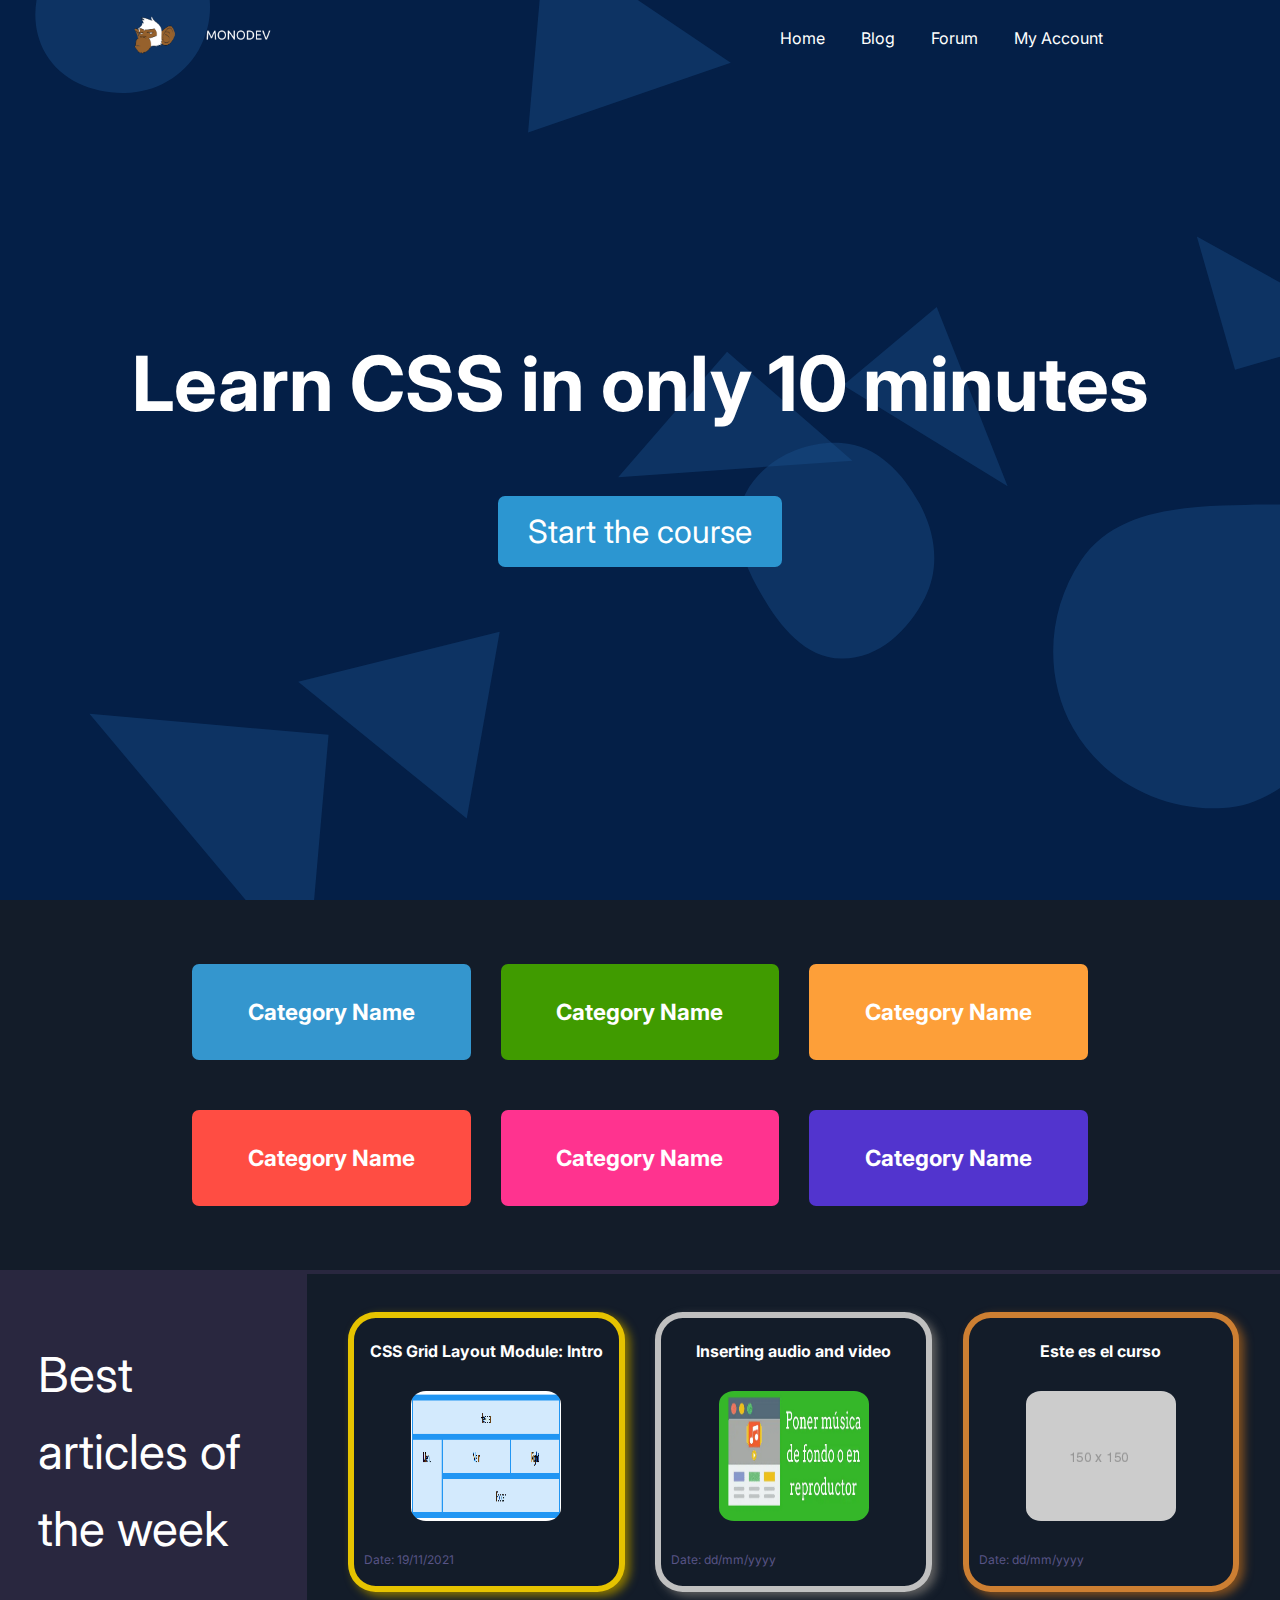
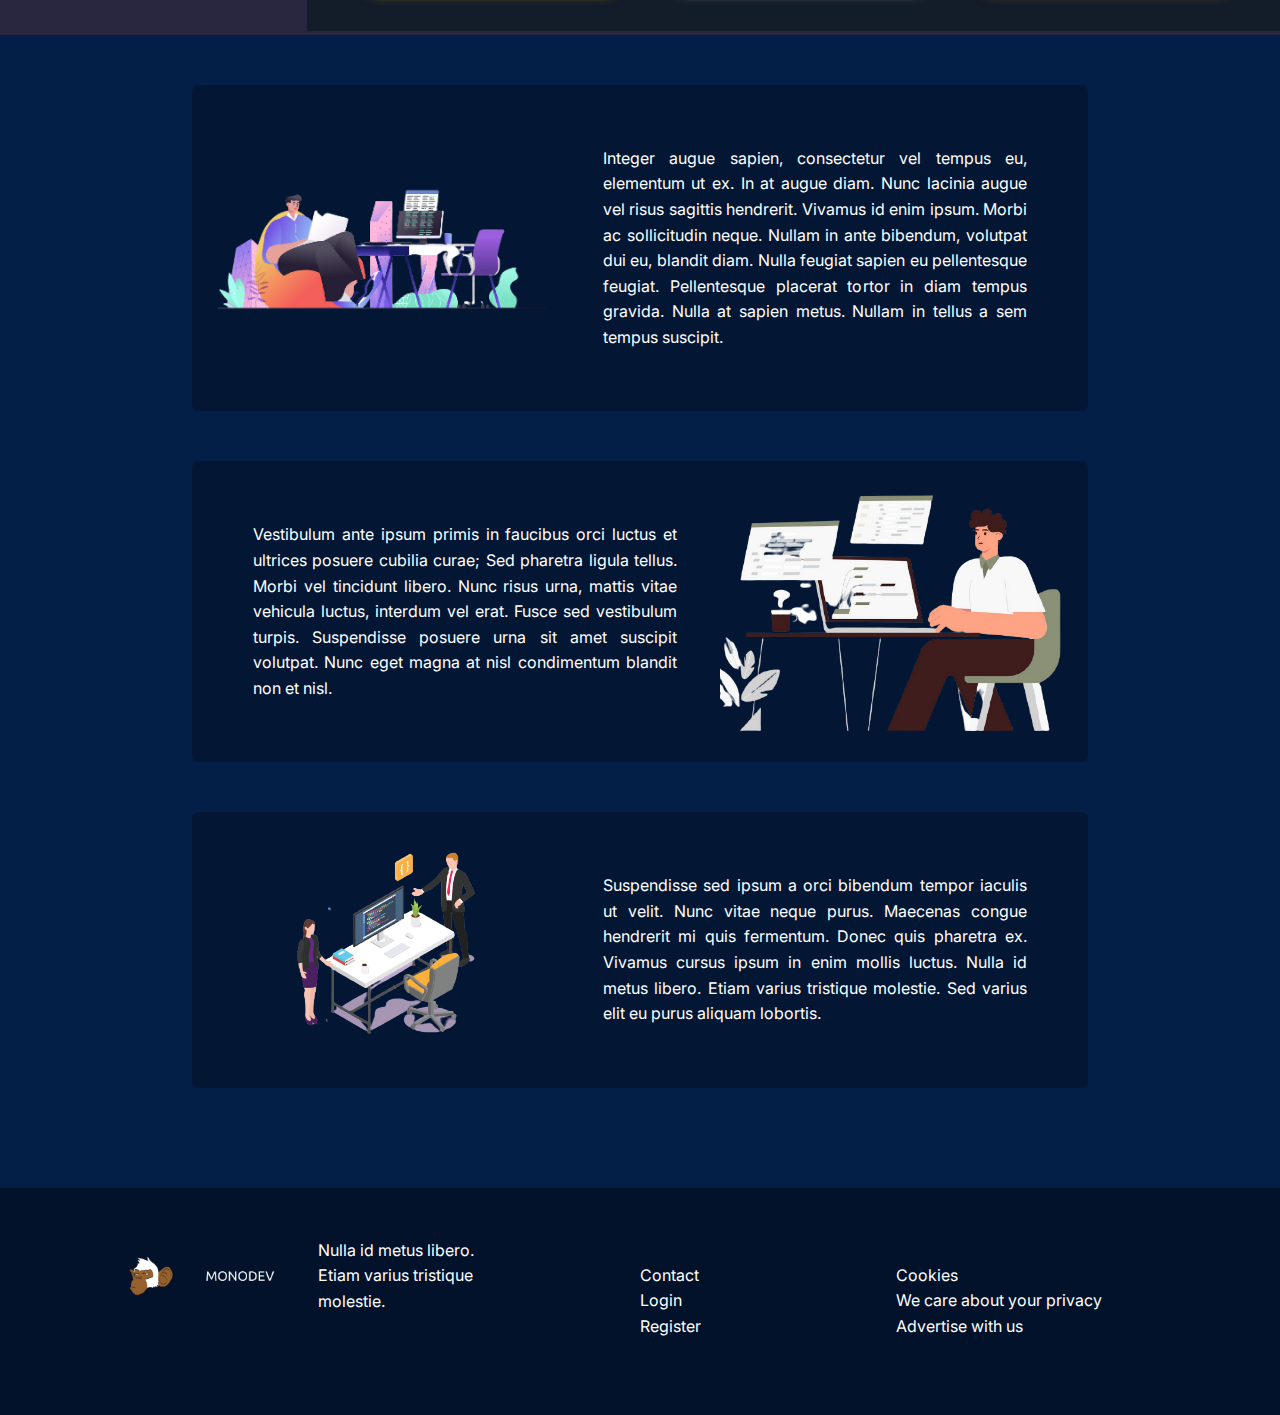
<file: index.html>
<!-- Rafael, George y Jaime -->

<!DOCTYPE html>
<html lang="en">

    <head>
        <meta charset="UTF-8">
        <meta http-equiv="X-UA-Compatible" content="IE=edge">
        <meta name="viewport" content="width=device-width, initial-scale=1.0">
        <link rel="stylesheet" href="https://cdnjs.cloudflare.com/ajax/libs/font-awesome/6.0.0-beta2/css/all.min.css"
            integrity="sha512-YWzhKL2whUzgiheMoBFwW8CKV4qpHQAEuvilg9FAn5VJUDwKZZxkJNuGM4XkWuk94WCrrwslk8yWNGmY1EduTA=="
            crossorigin="anonymous" referrerpolicy="no-referrer" />
        <link rel="stylesheet" href="static/style.css">
        <title>MonoDev</title>
    </head>

    <body>
        <!-- <script>0</script> -->
        <div class="container height-screen background-animation">
            <header>
                <div class="logo">
                    <div>
                        <a href="index.html"><img src="static/img/logo.png" height="50px"></a>
                    </div>
                    <!-- <div class="name">
                        <span>
                            MonoDev
                        </span>
                    </div> -->
                </div>
                <nav>
                    <a href="index.html"><i class="fa-solid fa-house"></i> Home</a>
                    <a href="#"><i class="fa-solid fa-rss"></i> Blog</a>
                    <a href="#"><i class="fa-solid fa-comments"></i> Forum</a>
                    <a href="form.html"><i class="fa-solid fa-circle-user"></i> My Account</a>
                    <a href="#"><i class="fa-solid fa-magnifying-glass"></i></a>
                    <div id="burger-icon">
                        <!-- onclick="toggle(this)" -->
                        <div class="bar1"></div>
                        <div class="bar2"></div>
                        <div class="bar3"></div>
                        <ul class="mobile-menu" style="display: none;">
                            <li><a href="index.html"><i class="fa-solid fa-house"></i> Home</a></li>
                            <li><a href="#"><i class="fa-solid fa-rss"></i> Blog</a></li>
                            <li><a href="#"><i class="fa-solid fa-comments"></i> Forum</a></li>
                            <li><a href="form.html"><i class="fa-solid fa-circle-user"></i> My account</a></li>
                        </ul>
                    </div>
                </nav>
            </header>
            <div class="title">
                <h1>Learn CSS in only 10 minutes</h1>
                <a href="article.html">Start the course</a>
            </div>
        </div>

        <div class="categories">
            <div class="cat-container">
                <a href="#">
                    <div id="category1" class="category">
                        <span>Category Name</span>
                    </div>
                </a>
                <a href="#">
                    <div id="category2" class="category">
                        <span>Category Name</span>
                    </div>
                </a>
                <a href="#">
                    <div id="category3" class="category">
                        <span>Category Name</span>
                    </div>
                </a>
                <a href="#">
                    <div id="category4" class="category">
                        <span>Category Name</span>
                    </div>
                </a>
                <a href="#">
                    <div id="category5" class="category">
                        <span>Category Name</span>
                    </div>
                </a>
                <a href="#">
                    <div id="category6" class="category">
                        <span>Category Name</span>
                    </div>
                </a>
            </div>
        </div>

        <div class="best">
            <div class="best-text">
                <span>Best articles of the week</span>
            </div>

            <div class="best-list-container">
                <a href="article.html" id="best-item1" class="best-item">
                    <div class="general-container">
                        <p class="BI">CSS Grid Layout Module: Intro</p>
                        <img class="BI" src="static/img/grid.png">
                    </div>
                    <p class="fecha">Date: 19/11/2021</p>
                </a>

                <a href="audio.html" id="best-item2" class="best-item">
                    <div class="general-container">
                        <p class="BI">Inserting audio and video</p>
                        <img class="BI" src="static/img/portada.PNG">
                    </div>
                    <p class="fecha">Date: dd/mm/yyyy</p>
                </a>

                <a href="#" id="best-item3" class="best-item">
                    <div class="general-container">
                        <p class="BI">Este es el curso</p>
                        <img class="BI" src="static/img/150x150.png">
                    </div>
                    <p class="fecha">Date: dd/mm/yyyy</p>
                </a>
            </div>
        </div>
        <div class="why-us">
            <div class="why-us-container">
                <div class="why-us-image">
                    <img src="static/img/person-computer.png" alt="Person reading">
                </div>
                <div class="why-us-text">
                    <span>Integer augue sapien, consectetur vel tempus eu, elementum ut ex. In at augue diam. Nunc
                        lacinia augue vel risus sagittis hendrerit. Vivamus id enim ipsum. Morbi ac sollicitudin neque.
                        Nullam in ante bibendum, volutpat dui eu, blandit diam. Nulla feugiat sapien eu pellentesque
                        feugiat. Pellentesque placerat tortor in diam tempus gravida. Nulla at sapien metus. Nullam in
                        tellus a sem tempus suscipit. </span>
                </div>
            </div>
            <div class="why-us-container">
                <div class="why-us-text">
                    <span>Vestibulum ante ipsum primis in faucibus orci luctus et ultrices posuere cubilia curae; Sed
                        pharetra ligula tellus. Morbi vel tincidunt libero. Nunc risus urna, mattis vitae vehicula
                        luctus, interdum vel erat. Fusce sed vestibulum turpis. Suspendisse posuere urna sit amet
                        suscipit volutpat. Nunc eget magna at nisl condimentum blandit non et nisl. </span>
                </div>
                <div class="why-us-image">
                    <img src="static/img/person-computer-2.png" alt="Person programming">
                </div>
            </div>
            <div class="why-us-container">
                <div class="why-us-image">
                    <img src="static/img/2-persons-talking.png" alt="Two persons talking">
                </div>
                <div class="why-us-text">
                    <span>Suspendisse sed ipsum a orci bibendum tempor iaculis ut velit. Nunc vitae neque purus.
                        Maecenas congue hendrerit mi quis fermentum. Donec quis pharetra ex. Vivamus cursus ipsum in
                        enim mollis luctus. Nulla id metus libero. Etiam varius tristique molestie. Sed varius elit eu
                        purus aliquam lobortis. </span>
                </div>
            </div>
        </div>

        <footer>
            <div class="left">
                <div class="logocontainer">
                    <img src="static/img/logo.png" alt="Logo" class="logo">
                    <span>Nulla id metus libero. Etiam varius tristique molestie.</span>
                </div>
                <i class="fab fa-twitter"></i>
                <i class="fab fa-instagram"></i>
                <i class="fab fa-youtube"></i>
            </div>
            <div class="middle">
                <ul>
                    <a href="#">
                        <li>Contact</li>
                    </a>
                    <a href="#">
                        <li>Login</li>
                    </a>
                    <a href="#">
                        <li>Register</li>
                    </a>
                </ul>
            </div>
            <div class="right">
                <ul>
                    <a href="#">
                        <li>Cookies</li>
                    </a>
                    <a href="#">
                        <li>We care about your privacy</li>
                    </a>
                    <a href="#">
                        <li>Advertise with us</li>
                    </a>
                </ul>
            </div>
        </footer>

        <script>
            document.getElementById("burger-icon").onclick = function () {
                var icon = document.getElementById("burger-icon");
                var ul = icon.getElementsByClassName("mobile-menu")[0];
                if (icon.classList.contains("open")) {
                    /* if (ul.classList.contains("fade")) {
                        ul.classList.toggle("fade");
                    } */
                    icon.classList.toggle("open");
                    /* ul.classList.toggle("fade"); */
                    ul.style.display = "none";
                } else {
                    /* if (ul.classList.contains("fade")) {
                        ul.classList.toggle("fade");
                    } */
                    ul.style.display = "block";
                    icon.classList.toggle("open");

                }

            }
        </script>
    </body>

</html>
</file>
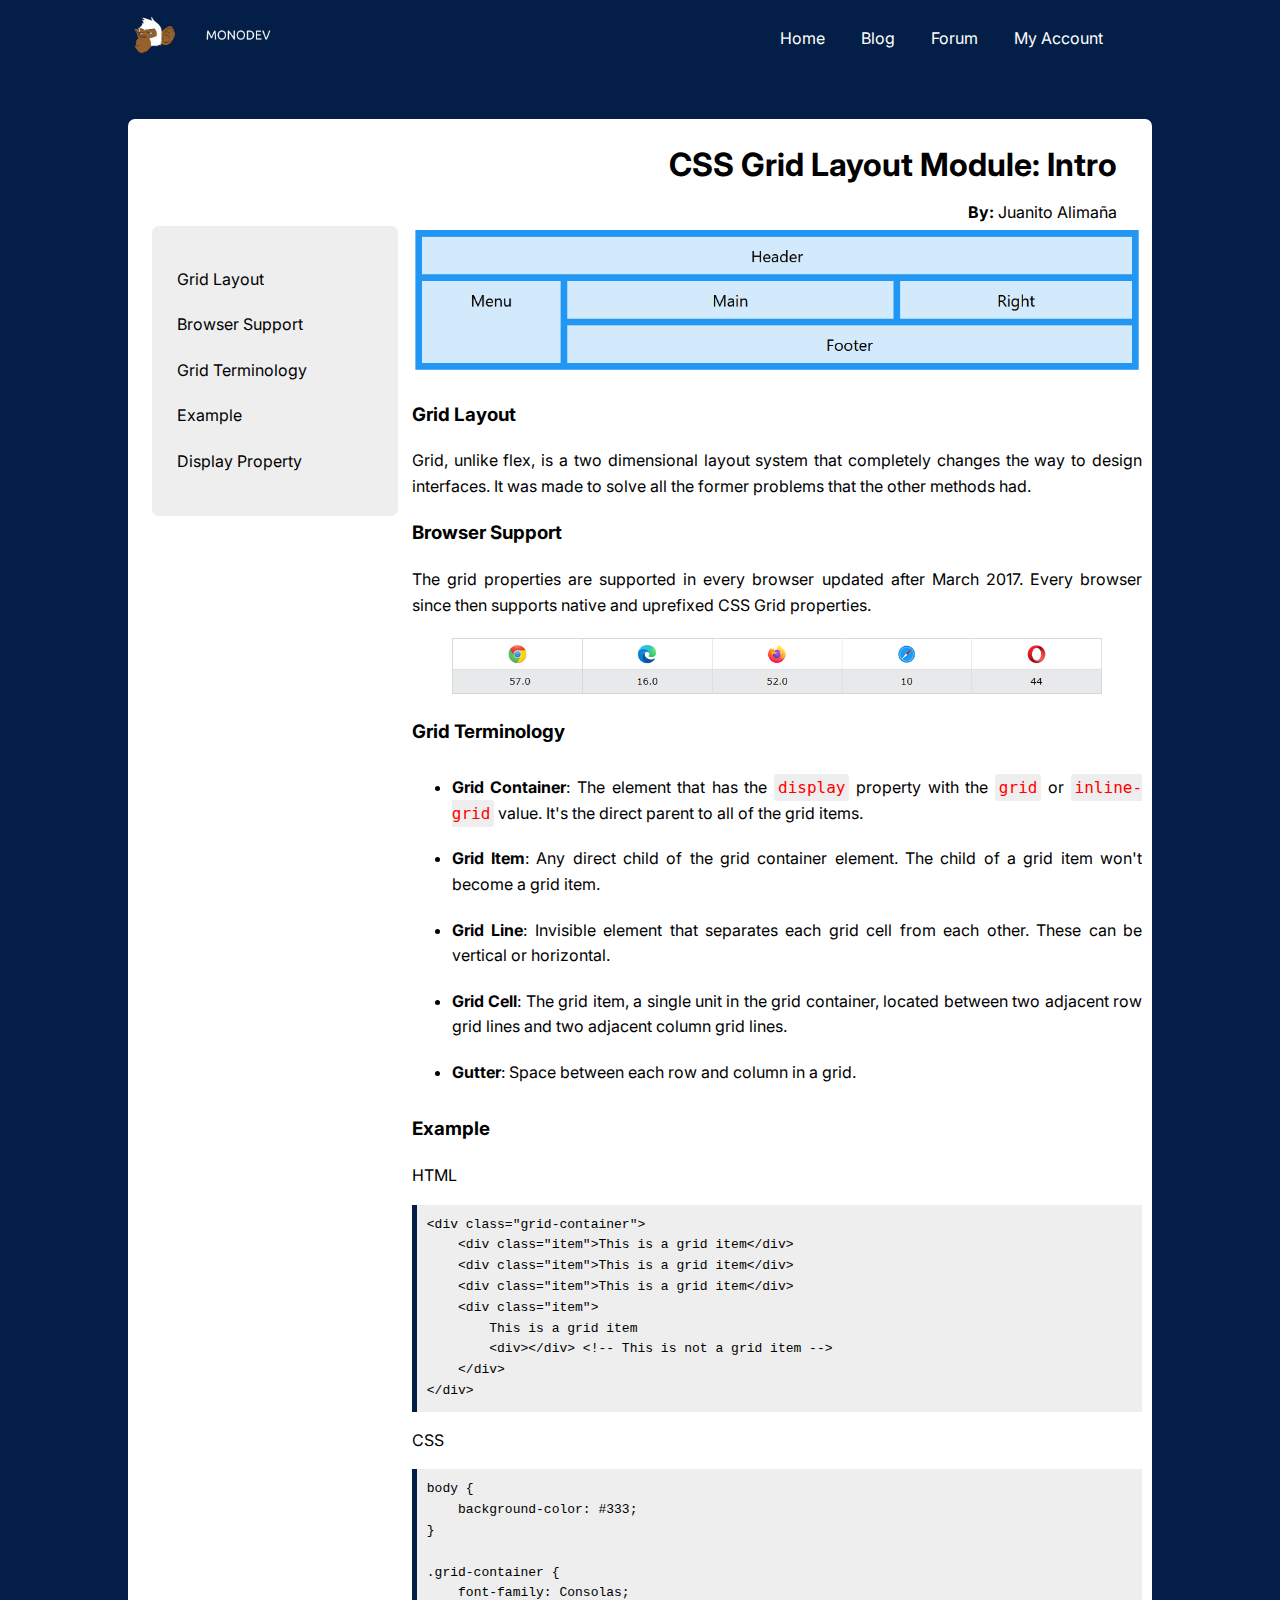
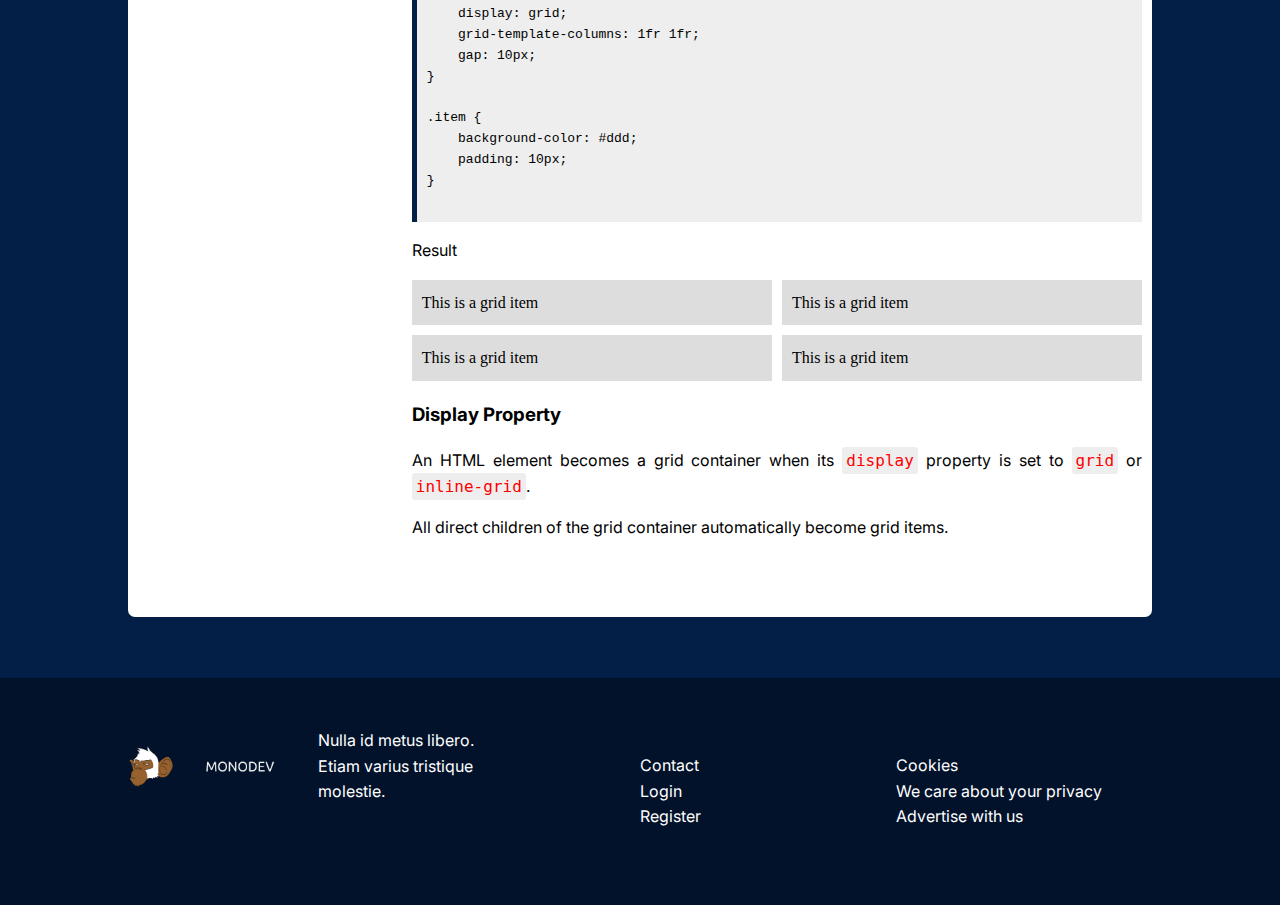
<file: article.html>
<!-- Rafael, George y Jaime -->

<!DOCTYPE html>
<html lang="en">

<head>
    <meta charset="UTF-8">
    <meta http-equiv="X-UA-Compatible" content="IE=edge">
    <meta name="viewport" content="width=device-width, initial-scale=1.0">
    <link rel="stylesheet" href="https://cdnjs.cloudflare.com/ajax/libs/font-awesome/6.0.0-beta2/css/all.min.css"
        integrity="sha512-YWzhKL2whUzgiheMoBFwW8CKV4qpHQAEuvilg9FAn5VJUDwKZZxkJNuGM4XkWuk94WCrrwslk8yWNGmY1EduTA=="
        crossorigin="anonymous" referrerpolicy="no-referrer" />
    <link rel="stylesheet" href="static/style.css">
    <title>Article</title>
</head>

<body>
    <div class="container">
        <header>
            <div class="logo">
                <div>
                    <a href="index.html"><img src="static/img/logo.png" height="50px"></a>
                </div>
                <!-- <div class="name">
                        <span>
                            MonoDev
                        </span>
                    </div> -->
            </div>
            <nav>
                <a href="index.html"><i class="fa-solid fa-house"></i> Home</a>
                <a href="#"><i class="fa-solid fa-rss"></i> Blog</a>
                <a href="#"><i class="fa-solid fa-comments"></i> Forum</a>
                <a href="form.html"><i class="fa-solid fa-circle-user"></i> My Account</a>
                <a href="#"><i class="fa-solid fa-magnifying-glass"></i></a>
                <div id="burger-icon">
                    <!-- onclick="toggle(this)" -->
                    <div class="bar1"></div>
                    <div class="bar2"></div>
                    <div class="bar3"></div>
                    <ul class="mobile-menu">
                        <li><a href="index.html"><i class="fa-solid fa-house"></i> Home</a></li>
                        <li><a href="#"><i class="fa-solid fa-rss"></i> Blog</a></li>
                        <li><a href="#"><i class="fa-solid fa-comments"></i> Forum</a></li>
                        <li><a href="#"><i class="fa-solid fa-circle-user"></i> My account</a></li>
                    </ul>
                </div>
            </nav>
        </header>
        <div class="article-container-outer">
            <h1>CSS Grid Layout Module: Intro</h1>
            <p class="name"><b>By: </b>Juanito Alimaña</p>
            <div class="article-container">
                <div class="article-nav">
                    <div class="article-nav-inner">
                        <ul>
                            <a href="#layout"><li>Grid Layout</li></a>
                            <a href="#support"><li>Browser Support</li></a>
                            <a href="#terminology"><li>Grid Terminology</li></a>
                            <a href="#example"><li>Example</li></a>
                            <a href="#display"><li>Display Property</li></a>
                        </ul>
                    </div>
                </div>
                <div class="article-content-container">
                    <img src="static/img/grid.png" class="article-media-main" alt="Grid Image">
                    <!-- <a data-fslightbox href="static/img/grid.png" type="image">
                        <img src="static/img/grid.png" class="article-media-main">
                    </a> -->
                    <div class="article-content">
                        <h3 id="layout">Grid Layout</h3>
                        <p>
                            Grid, unlike flex, is a two dimensional layout system that completely changes the way to
                            design
                            interfaces. It was made to solve all the former problems that the other methods had.
                        </p>
                        <h3 id="support">Browser Support</h3>
                        <p>The grid properties are supported in every browser updated after March 2017. Every browser
                            since then supports native and uprefixed CSS Grid properties.</p>
                        <div class="article-media">
                            <img src="static/img/grid-support.png" alt="Browsers that support grid natively">
                        </div>
                        <h3 id="terminology">Grid Terminology</h3>
                        <ul class="list">
                            <li><b>Grid Container</b>: The element that has the <span class="inline-code">display</span>
                                property
                                with the <span class="inline-code">grid</span> or <span
                                    class="inline-code">inline-grid</span> value. It's the direct parent to all of the
                                grid
                                items.</li>
                            <li><b>Grid Item</b>: Any direct child of the grid container element. The child of a grid
                                item
                                won't
                                become a grid item.</li>
                            <li><b>Grid Line</b>: Invisible element that separates each grid cell from each other. These
                                can
                                be vertical or horizontal.</li>
                            <li><b>Grid Cell</b>: The grid item, a single unit in the grid container, located between
                                two
                                adjacent row grid lines and two adjacent column grid lines.</li>
                            <li><b>Gutter</b>: Space between each row and column in a grid.</li>
                        </ul>
                        <h3 id="example">Example</h3>
                        <p>HTML</p>
                        <pre class="code">
&lt;div class=&quot;grid-container&quot;&gt;
    &lt;div class=&quot;item&quot;&gt;This is a grid item&lt;/div&gt;
    &lt;div class=&quot;item&quot;&gt;This is a grid item&lt;/div&gt;
    &lt;div class=&quot;item&quot;&gt;This is a grid item&lt;/div&gt;
    &lt;div class=&quot;item&quot;&gt;
        This is a grid item
        &lt;div&gt;&lt;/div&gt; &lt;!-- This is not a grid item --&gt;
    &lt;/div&gt;
&lt;/div&gt;
</pre>
                        <p>CSS</p>
                        <pre class="code">
body {
    background-color: #333;
}

.grid-container {
    font-family: Consolas;
    display: grid;
    grid-template-columns: 1fr 1fr;
    gap: 10px;
}

.item {
    background-color: #ddd;
    padding: 10px;
}
                        </pre>
                        <p>Result</p>
                        <div class="grid-container">
                            <div class="item">This is a grid item</div>
                            <div class="item">This is a grid item</div>
                            <div class="item">This is a grid item</div>
                            <div class="item">
                                This is a grid item
                                <div></div> <!-- This is not a grid item -->
                            </div>
                        </div>
                        <!-- Continue  here -->
                        <h3 id="display">Display Property</h3>
                        <p>An HTML element becomes a grid container when its <span class="inline-code">display</span>
                            property is set to <span class="inline-code">grid</span> or <span
                                class="inline-code">inline-grid</span>.</p>
                        <p>All direct children of the grid container automatically become grid items.</p>
                    </div>

                </div>
            </div>
        </div>
    </div>
    <footer>
            <div class="left">
                <div class="logocontainer">
                    <img src="static/img/logo.png" alt="Logo" class="logo">
                    <span>Nulla id metus libero. Etiam varius tristique molestie.</span>
                </div>
                <i class="fab fa-twitter"></i>
                <i class="fab fa-instagram"></i>
                <i class="fab fa-youtube"></i>
            </div>
            <div class="middle">
                <ul>
                    <a href="#"><li>Contact</li></a>
                    <a href="#"><li>Login</li></a>
                    <a href="#"><li>Register</li></a>
                </ul>
            </div>
            <div class="right">
                <ul>
                    <a href="#"><li>Cookies</li></a>
                    <a href="#"><li>We care about your privacy</li></a>
                    <a href="#"><li>Advertise with us</li></a>
                </ul>
            </div>
        </footer>
    <script>
        document.getElementById("burger-icon").onclick = function () {
            var icon = document.getElementById("burger-icon");
            var ul = icon.getElementsByClassName("mobile-menu")[0];
            if (icon.classList.contains("open")) {
                /* if (ul.classList.contains("fade")) {
                    ul.classList.toggle("fade");
                } */
                icon.classList.toggle("open");
                /* ul.classList.toggle("fade"); */
                ul.style.display = "none";
            } else {
                /* if (ul.classList.contains("fade")) {
                    ul.classList.toggle("fade");
                } */
                ul.style.display = "block";
                icon.classList.toggle("open");

            }

        }
        
    </script>
</body>

</html>
</file>
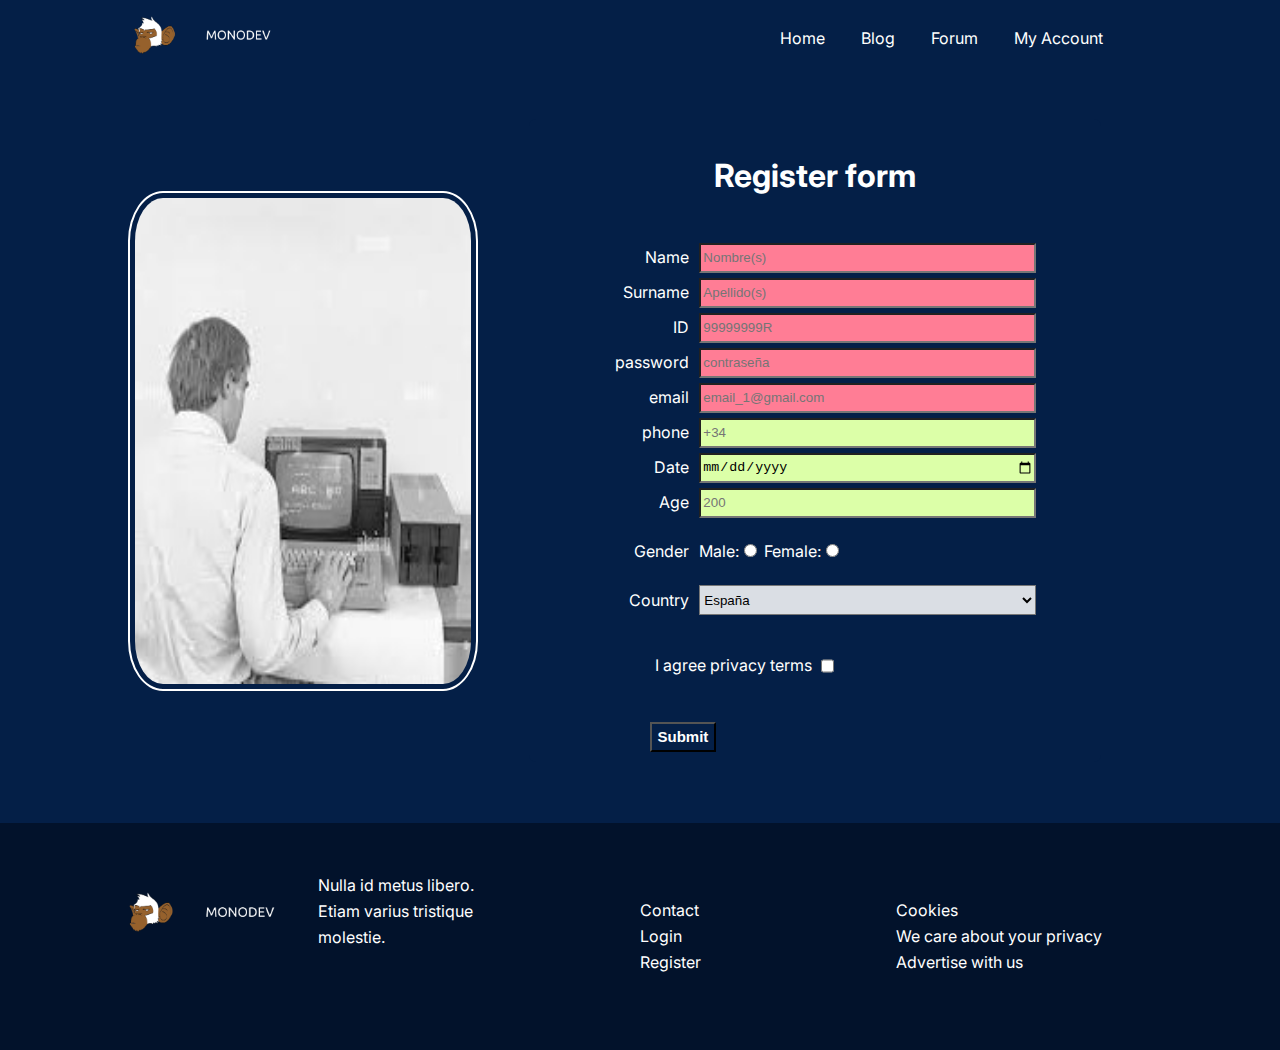
<file: form.html>
<!-- Rafael, George y Jaime -->

<!DOCTYPE html>
<html lang="en">

<head>
    <meta charset="UTF-8">
    <meta http-equiv="X-UA-Compatible" content="IE=edge">
    <meta name="viewport" content="width=device-width, initial-scale=1.0">
    <link rel="stylesheet" href="https://cdnjs.cloudflare.com/ajax/libs/font-awesome/6.0.0-beta2/css/all.min.css"
        integrity="sha512-YWzhKL2whUzgiheMoBFwW8CKV4qpHQAEuvilg9FAn5VJUDwKZZxkJNuGM4XkWuk94WCrrwslk8yWNGmY1EduTA=="
        crossorigin="anonymous" referrerpolicy="no-referrer" />
    <link rel="stylesheet" href="static/style.css">
    <title>Formulario</title>
</head>

<body>
    <div class="container audio">
        <header>
            <div class="logo">
                <div>
                    <a href="index.html"><img src="static/img/logo.png" height="50px"></a>
                </div>
                <!-- <div class="name">
                    <span>
                        MonoDev
                    </span>
                </div> -->
            </div>
            <nav>
                <a href="index.html"><i class="fa-solid fa-house"></i> Home</a>
                <a href="#"><i class="fa-solid fa-rss"></i> Blog</a>
                <a href="#"><i class="fa-solid fa-comments"></i> Forum</a>
                <a href="form.html"><i class="fa-solid fa-circle-user"></i> My Account</a>
                <a href="#"><i class="fa-solid fa-magnifying-glass"></i></a>
                <div id="burger-icon">
                    <!-- onclick="toggle(this)" -->
                    <div class="bar1"></div>
                    <div class="bar2"></div>
                    <div class="bar3"></div>
                    <ul class="mobile-menu" style="display: none;">
                        <li><a href="index.html"><i class="fa-solid fa-house"></i> Home</a></li>
                        <li><a href="#"><i class="fa-solid fa-rss"></i> Blog</a></li>
                        <li><a href="#"><i class="fa-solid fa-comments"></i> Forum</a></li>
                        <li><a href="form.html"><i class="fa-solid fa-circle-user"></i> My account</a></li>
                    </ul>
                </div>
            </nav>
        </header>
        <div class="formDiv">
            <img class="imgForm" src="./static/img/imagenForm.jpg" height="500px" width="350px">
            <div class="FormFlex">
                <h1>Register form</h1>
                <form action="">
                    <div class="formcontainer"><label for="nombre">Name</label>
                        <input id="nombre" type="text" name="nombre" minlength="3" maxlength="60"
                            placeholder="Nombre(s)" pattern="[a-zA-ZñÑ ]*" required>

                        <label for="apellido">Surname</label>
                        <input id="apellido" type="text" name="nombre" minlength="3" maxlength="60"
                            placeholder="Apellido(s)" pattern="[a-zA-ZñÑ ]*" required>

                        <label for="dni">ID</label>
                        <input id="dni" type="text" name="dni" minlength="9" maxlength="9" placeholder="99999999R"
                            pattern="^[0-9]{8}[A-Z]$" required>

                        <label for="contrasena">password</label>
                        <input id="contrasena" type="text" name="contrasena" minlength=8 maxlength="14"
                            placeholder="contraseña" pattern="^(?=.*[a-z])(?=.*[A-Z])(?=.*[0-9])    \S{5,12}$" required>

                        <label for="email">email</label>
                        <input id="email" type="text" name="email" minlength="5" maxlength="60"
                            placeholder="email_1@gmail.com" pattern="[A-Za-z0-9._%+-]+@[A-Za-z0-9.-]+\.[A-Za-z]{2,64}$"
                            required>

                        <label for="telefono">phone</label>
                        <input id="telefono" type="text" name="telefono" minlength="9" maxlength="12" placeholder="+34"
                            pattern="^(\+34|0034|34)?[6|7|8|9][0-9]{8}$">

                        <label for="fecha">Date</label>
                        <input id="fecha" type="date" name="fecha" maxlength="10">

                        <label for="edad">Age</label>
                        <input id="edad" type="text" name="edad" minlength=1 maxlength="3" placeholder="200"
                            pattern="^[0-9]*$">

                        <label>Gender</label>
                        <div>
                            <p class="radio">Male:</p><input class="radio" type="radio" name="sexo" value="M">
                            <p class="radio">Female:</p><input class="radio" type="radio" name="sexo" value="F">
                        </div>

                        <label>Country</label>
                        <select name="nacionalidad" required>
                            <option value="ArribaEspaña">España</option>
                            <option value="Venezuela">Venezuela</option>
                            <option value="McQueen">McQueenLand</option>
                            <option value="ah">ah?</option>
                        </select>
                    </div>
                    <div class="terminos">
                        <label for="terminos">I agree privacy terms</label>
                        <input id="terminos" type="checkbox" name="terminos" required> <br><br>
                    </div>


                    <br><input type="submit" name="boton" id="enviarFormulario">
                </form>
            </div>
        </div>
    </div>
    <footer>
        <div class="left">
            <div class="logocontainer">
                <img src="static/img/logo.png" alt="Logo" class="logo">
                <span>Nulla id metus libero. Etiam varius tristique molestie.</span>
            </div>
            <i class="fab fa-twitter"></i>
            <i class="fab fa-instagram"></i>
            <i class="fab fa-youtube"></i>
        </div>
        <div class="middle">
            <ul>
                <a href="#">
                    <li>Contact</li>
                </a>
                <a href="#">
                    <li>Login</li>
                </a>
                <a href="#">
                    <li>Register</li>
                </a>
            </ul>
        </div>
        <div class="right">
            <ul>
                <a href="#">
                    <li>Cookies</li>
                </a>
                <a href="#">
                    <li>We care about your privacy</li>
                </a>
                <a href="#">
                    <li>Advertise with us</li>
                </a>
            </ul>
        </div>
    </footer>
    <script>
        document.getElementById("burger-icon").onclick = function () {
            var icon = document.getElementById("burger-icon");
            var ul = icon.getElementsByClassName("mobile-menu")[0];
            if (icon.classList.contains("open")) {
                /* if (ul.classList.contains("fade")) {
                    ul.classList.toggle("fade");
                } */
                icon.classList.toggle("open");
                /* ul.classList.toggle("fade"); */
                ul.style.display = "none";
            } else {
                /* if (ul.classList.contains("fade")) {
                    ul.classList.toggle("fade");
                } */
                ul.style.display = "block";
                icon.classList.toggle("open");

            }

        }
    </script>
</body>

</html>
</file>
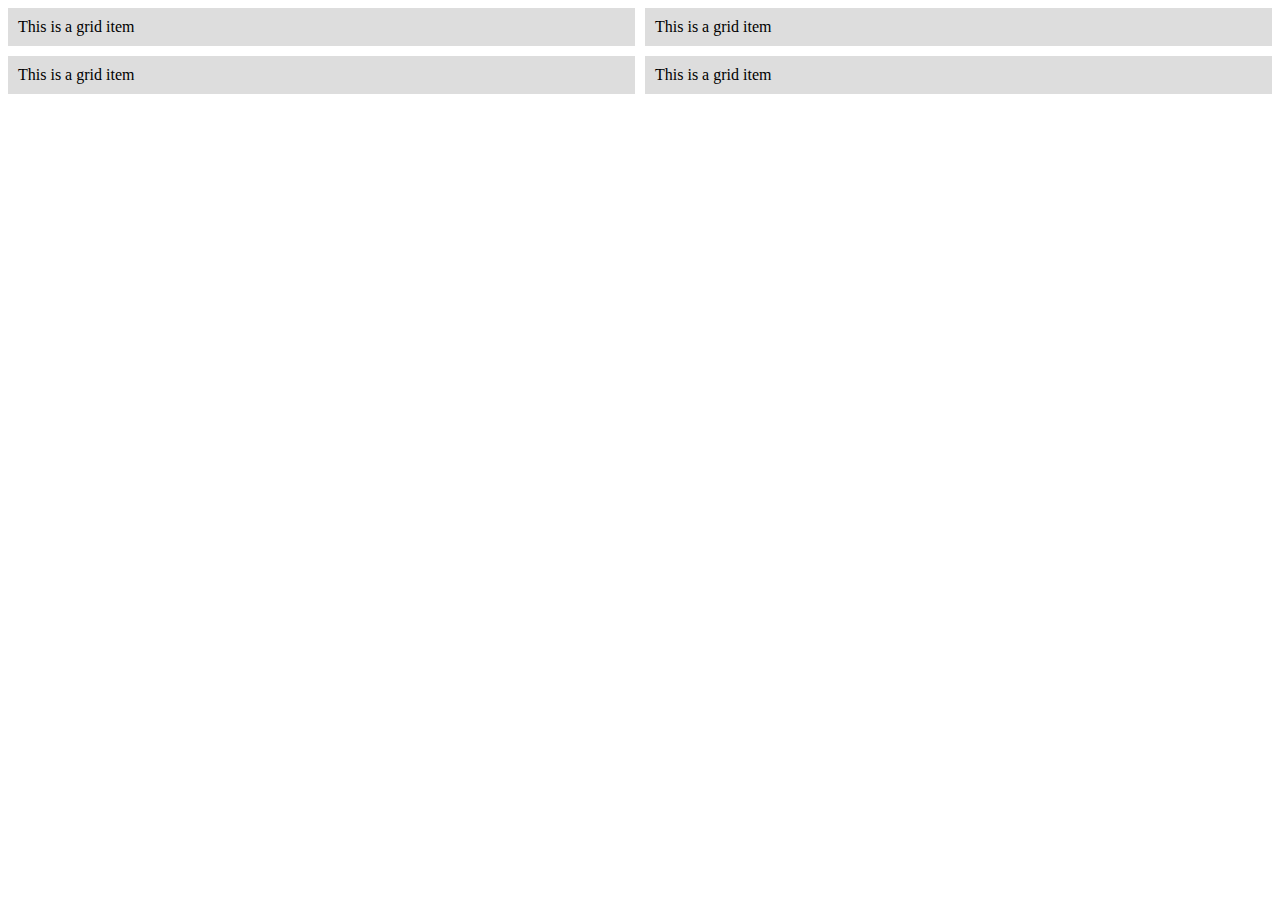
<file: test.html>
<!DOCTYPE html>
<html lang="en">

<head>
    <meta charset="UTF-8">
    <meta http-equiv="X-UA-Compatible" content="IE=edge">
    <meta name="viewport" content="width=device-width, initial-scale=1.0">
    <title>Document</title>
    <style>
        body {
            /* background-color: #333; */
        }
        .grid-container {
            font-family: Consolas;
            display: grid;
            grid-template-columns: 1fr 1fr;
            gap: 10px;
        }

        .item {
            background-color: #ddd;
            padding: 10px;
        }
    </style>
</head>

<body>
    <div class="grid-container">
        <div class="item">This is a grid item</div>
        <div class="item">This is a grid item</div>
        <div class="item">This is a grid item</div>
        <div class="item">
            This is a grid item
            <div></div> <!-- This is not a grid item -->
        </div>
    </div>
</body>

</html>
</file>
<file: static/style.css>
@import url('https://fonts.googleapis.com/css2?family=Inter:wght@100;200;300;400;500;600;700;800;900&display=swap');

/*
                                          .__   
   ____   ____   ____   ________________  |  |  
  / ___\_/ __ \ /    \_/ __ \_  __ \__  \ |  |  
 / /_/  >  ___/|   |  \  ___/|  | \// __ \|  |__
 \___  / \___  >___|  /\___  >__|  (____  /____/
/_____/      \/     \/     \/           \/      
*/

/* ? ********************** GENERAL STYLES START **********************/

* {
    box-sizing: border-box;
    line-height: 1.6;
}

body {
    margin: 0;
    font-family: 'Inter', sans-serif;
    background-color: rgb(4, 31, 71);
    scroll-behavior: smooth;
}

a {
    text-decoration: none;
}

.container {
    display: flex;
    flex-flow: column;
    padding: 10px 10% 10px 10%;
    background-size: cover;
    background-repeat: no-repeat;
}

@media screen and (max-width: 600px) {
    .container {
        padding: 10px 5%;
    }
}

/* ? ********************** GENERAL STYLES END **********************/

/*
.__                       .___            
|  |__   ____ _____     __| _/___________ 
|  |  \_/ __ \\__  \   / __ |/ __ \_  __ \
|   Y  \  ___/ / __ \_/ /_/ \  ___/|  | \/
|___|  /\___  >____  /\____ |\___  >__|   
     \/     \/     \/      \/    \/       
*/

/* ? ********************** HEADER START **********************/

header {
    display: flex;
}

header .logo {
    flex: 0 0 20%;
}

header .logo img {
    padding: 5px;
}

header .logo img:hover {
    background-color: rgb(4, 21, 48);
    border-radius: 6px;
}

.name {
    margin-left: 20px;
}

header nav {
    flex: 1;
    align-items: center;
    display: flex;
    justify-content: right;
    gap: 10px;
    color: #fff;
}

header nav a {
    padding: 13px;
    border-radius: 6px;
    text-decoration: none;
    color: #fff;
}

header nav a:visited {
    color: #fff;
}

header nav a:hover {
    background-color: rgb(4, 21, 48);
}

/*
___.                                     
\_ |__  __ _________  ____   ___________ 
 | __ \|  |  \_  __ \/ ___\_/ __ \_  __ \
 | \_\ \  |  /|  | \/ /_/  >  ___/|  | \/
 |___  /____/ |__|  \___  / \___  >__|   
     \/            /_____/      \/       
*/

/**************************** START BURGER *************************/

#burger-icon {
    margin: auto 0;
    display: none;
    /* cursor: context-menu; */
    cursor: pointer;
}

#burger-icon div {
    width: 35px;
    height: 3px;
    background-color: #fff;
    margin: 6px 0;
    transition: 0.5s;
}

.open .bar1 {
    transform: rotate(-45deg) translate(-6px, 6px);
}

.open .bar2 {
    opacity: 0;
}

.open .bar3 {
    transform: rotate(45deg) translate(-6px, -7px);
}

.open .mobile-menu {
    /* display: flex;
    flex-direction: column;
    align-items: flex-start;
    justify-content: center; */
    display: block;
    opacity: 1;
    transition-duration: 0.3s;
}

.mobile-menu {
    background-color: #041F47;
    display: none;
    opacity: 0;
    position: absolute;
    /* top: 50px; */
    left: 0;
    /* height: calc(100vh - 50px); */
    padding: 25px 15%;
    width: 100%;
    list-style-type: none;
}

.mobile-menu li {
    padding-top: 10px;
    padding-bottom: 10px;
    display: block;
}

.mobile-menu li:hover {
    background-color: #062a5f;
}

/* .mobile-menu li:nth-child(odd) {
    background-color: #041F47;
}

.mobile-menu li:nth-child(even) {
    background-color: #062a5f;
} */

.fade {
    opacity: 0;
    transition-duration: 0.3s;
}

/**************************** END BURGER *************************/

@media screen and (max-width: 1000px) {
    header nav>a {
        display: none;
    }

    header nav a:hover {
        background-color: transparent;
    }

    header nav a {
        font-size: 18px;
    }

    #burger-icon {
        display: block;
    }
}

/* ? ********************** HEADER END **********************/

/*
          __                 __   
  _______/  |______ ________/  |_ 
 /  ___/\   __\__  \\_  __ \   __\
 \___ \  |  |  / __ \|  | \/|  |  
/____  > |__| (____  /__|   |__|  
     \/            \/             
*/

/* ? ********************** FIRST IMPRESSION (1st BLOCK) START **********************/

div.title {
    display: flex;
    flex-flow: column;
    align-items: center;
    justify-content: center;
    height: 80%;

}

div.title h1 {
    font-size: 76px;
    color: #fff;
    text-align: center;
}

div.title a {
    border-radius: 7px;
    background-color: #2C96D1;
    font-size: 32px;
    border: none;
    color: #fff;
    padding: 10px 30px 10px 30px;
}

@media (max-width: 1000px) {
    div.title {
        padding-bottom: 100px;
    }
}

/* ? ********************** FIRST IMPRESSION (1st BLOCK) END **********************/

/*
               __                             .__               
  ____ _____ _/  |_  ____   ____   ___________|__| ____   ______
_/ ___\\__  \\   __\/ __ \ / ___\ /  _ \_  __ \  |/ __ \ /  ___/
\  \___ / __ \|  | \  ___// /_/  >  <_> )  | \/  \  ___/ \___ \ 
 \___  >____  /__|  \___  >___  / \____/|__|  |__|\___  >____  >
     \/     \/          \/_____/                      \/     \/ 
*/

/* ? ********************** 2nd BLOCK START (CATEGORIES) **********************/

div.categories {
    background-color: #131c29;
    padding: 5% 15% 5% 15%;
}

div.cat-container {
    display: grid;
    grid-template-columns: 1fr 1fr 1fr;

    gap: 30px;
    row-gap: 50px;
}

div.category {
    font-weight: bold;
    font-size: 1.4em;
    padding: 30px;
    text-align: center;
    border-radius: 7px;
    background-color: #fff;
    color: rgb(255, 255, 255);
}

div.category:hover {
    transform: translate(2px, 4px);
}

#category1 {
    background-color: #3496ce;
}

#category1:hover {
    background-color: #236388;
}

#category2 {
    background-color: #409b00;
}

#category2:hover {
    background-color: #1a3d00;
}

#category3 {
    background-color: #fd9f39;
}

#category3:hover {
    background-color: #b66916;
}

#category4 {
    background-color: #ff4d43;
}

#category4:hover {
    background-color: #b1261f;
}

#category5 {
    background-color: #ff338f;
}

#category5:hover {
    background-color: #a1205a;
}

#category6 {
    background-color: #5234ce;
}

#category6:hover {
    background-color: #291969;
}

@media (max-width: 1000px) {
    div.cat-container {
        grid-template-columns: 1fr 1fr;
    }
}

@media (max-width: 600px) {
    div.cat-container {
        grid-template-columns: 1fr;
    }
}

/* ? ********************** 2ยบ BLOCK END (CATEGORIES)**********************/

/*
___.                    __   
\_ |__   ____   _______/  |_ 
 | __ \_/ __ \ /  ___/\   __\
 | \_\ \  ___/ \___ \  |  |  
 |___  /\___  >____  > |__|  
     \/     \/     \/        
*/

/* ? ********************** 3ยบ BLOCK (BEST VIEWS)**********************/

div.best {
    display: flex;
    background-color: #131c29;
    border-top: #29273F 4px solid;
    border-bottom: #29273F 4px solid;
}

div.best-text {
    flex: 1;
    padding: 2% 3% 2% 3%;
    background-color: #29273F;
    display: flex;
    align-items: center;
    justify-content: center;
}

div.best-text span {
    font-size: 48px;
    color: #fff;
}

div.best-list-container {
    flex: 4;
    margin: 3% 2%;
    display: flex;
    align-items: center;
    justify-content: space-around;

}

.best-item {
    height: 100%;
    flex: 0 1 30%;
    padding: 5px 10px;
    border-radius: 10%;
    text-align: center;
}

.best-item:hover {
    transform: scale(1.1);
}

.best-item,
.BI,
.fecha {
    background-color: #131c29;
}

.BI {
    font-weight: bold;
    color: white;
    text-align: center;
}

.BI-big {
    display: none;
}

.fecha {
    color: #585486;
    font-size: 12px;
    text-align: left;
}

img.BI {
    height: 130px;
    width: 150px;
    margin: 10px 20px;
    border-radius: 10%;
}

#best-item1 {
    border: #e6c300 6px solid;
    box-shadow: #8b7700 5px 4px 10px;
}

#best-item2 {
    border: #C0C0C0 6px solid;
    box-shadow: #616161 5px 4px 10px;
}

#best-item3 {
    border: #cd7f32 6px solid;
    box-shadow: #804f1f 5px 4px 10px;
}


@media (max-width: 1000px) {
    div.best {
        flex-direction: column;
    }

    .best-item {
        max-width: 190px;
        margin: 5px;
    }

    img.BI {
        height: 80%;
        width: 95%;
        margin: 1% 2%;
        border-radius: 10%;
    }

    .general-container {
        display: flex;
        flex-flow: row;
        align-content: flex-start;
    }

    .BI {
        flex: 1;
        align-self: center;
    }
}

@media (max-width: 600px) {
    div.best-list-container {
        flex-direction: column;
        padding: 4%;
    }

    .best-item {
        margin: 10px;
        max-width: none;
        border-radius: 5%;
    }

    img.BI {
        height: 20%;
        width: 15%;
    }

}

/* ? ********************** 3ยบ BLOCK END (BEST VIEWS) **********************/

/* 
        .__                             
__  _  _|  |__ ___.__.     __ __  ______
\ \/ \/ /  |  <   |  |    |  |  \/  ___/
 \     /|   Y  \___  |    |  |  /\___ \ 
  \/\_/ |___|  / ____|    |____//____  >
             \/\/                    \/ 
*/

/* ? ********************** 4th BLOCK START (WHY US) ***********************/

.why-us {
    padding: 50px 15%;
}

.why-us-container {
    display: flex;
    align-items: center;
    background-color: #031735;
    padding: 2%;
    margin-bottom: 50px;
    border-radius: 7px;
}

.why-us-image {
    flex: 1;
    display: flex;
    justify-content: center;
    align-items: center;
}

.why-us-image>img {
    max-width: 350px;
}

.why-us-text {
    color: white;
    flex: 2;
    padding: 5%;
    text-align: justify;
    text-justify: inter-word;
}

@media (max-width: 1000px) {
    .why-us-container {
        flex-direction: column;
    }

    .why-us-image {
        order: 1;
    }

    .why-us-text {
        order: 2;
    }

    .why-us-image>img {
        max-width: 300px;
    }
}

@media (max-width: 600px) {
    .why-us {
        padding: 50px 2%;
    }

    .why-us-image>img {
        max-width: 250px;
    }
}

/* ? ********************** 4th BLOCK END (WHY US) ***********************/

/* 
  _____              __                
_/ ____\____   _____/  |_  ___________ 
\   __\/  _ \ /  _ \   __\/ __ \_  __ \
 |  | (  <_> |  <_> )  | \  ___/|  | \/
 |__|  \____/ \____/|__|  \___  >__|   
                              \/       
*/

/* ? ********************** 5th BLOCK END (FOOTER) ***********************/

footer {
    background-color: #02122b;
    padding: 50px 10%;
    display: flex;
    align-items: center;
    color: #fff;
}

footer>.left {
    flex: 2;
}

.left > .logocontainer {
    display: flex;
    align-items: center;
    width: 75%;
    margin-bottom: 50px;
}

.logocontainer > .logo {
    max-width: 150px;
    margin-right: 40px;
}

footer>.middle {
    flex: 1;
}

footer>.right {
    flex: 1;
}

.middle > ul, .right > ul {
    list-style-type: none;
    padding: 0;
}

.middle > ul > a, .right > ul > a {
    color: #fff;
}

.middle > ul > a:hover, .right > ul > a:hover {
    color: #aaa;
    transition-duration: 0.3s;
}

@media (max-width: 1000px) {
    footer {
        flex-direction: column;
        align-items: flex-start;
    }
    .left {
        flex: 1;
    }

    .left > .logocontainer {
        width: auto;
    }
}

@media (max-width: 600px) {
    .left > .logocontainer {
        flex-direction: column;
    }
}

/* ? ********************** 5th BLOCK END (FOOTER) ***********************/

/*
               __  .__       .__          
_____ ________/  |_|__| ____ |  |   ____  
\__  \\_  __ \   __\  |/ ___\|  | _/ __ \ 
 / __ \|  | \/|  | |  \  \___|  |_\  ___/ 
(____  /__|   |__| |__|\___  >____/\___  >
     \/                    \/          \/ 
*/

/* ? ********************** ARTICLE **********************/

.article-container-outer {
    display: flex;
    flex-direction: column;
    background-color: #fff;
    border-radius: 7px;
    margin: 5% 0;
    padding: 10px;
}

.article-container-outer>h1,
.article-container-outer>p.name {
    align-self: flex-end;
    text-align: right;
    margin: 10px 25px 0 0;
}

.article-container {
    display: flex;
}

.article-nav {
    flex: 1.5;
}

.article-nav-inner {
    background-color: #eee;
    border-radius: 7px;
    margin: 0 5%;
    padding: 5px;
    position: -webkit-sticky;
    /* Safari */
    position: sticky;
    top: 20px;
}

.article-nav-inner>ul {
    list-style: none;
    padding: 10px;
}

.article-nav-inner>ul>a {
    color: #000;
}

.article-nav-inner>ul>a>li {
    /* background-color: #fff; */
    padding: 10px;
    cursor: pointer;
}

.article-nav-inner>ul>a>li:hover {
    background-color: #ddd;
    /* padding: 10px; */
}

.article-content-container {
    flex: 4;
    padding-bottom: 50px;
    text-align: justify;
    text-justify: inter-word;
}

.article-media-main {
    width: 100%;
}

.article-media {
    display: flex;
    justify-content: center;
}

.article-media>img {
    width: 90%;
}

@media screen and (max-width: 1000px) {
    .article-nav {
        display: none;
    }
}


/* ! ****************** CSS de ejemplo *******************/

.grid-container {
    font-family: Consolas;
    display: grid;
    grid-template-columns: 1fr 1fr;
    gap: 10px;
}

.item {
    background-color: #ddd;
    padding: 10px;
}

/* ? ********************** ARTICLE END **********************/



/*
  _____                     
_/ ____\___________  _____  
\   __\/  _ \_  __ \/     \ 
 |  | (  <_> )  | \/  Y Y  \
 |__|  \____/|__|  |__|_|  /
                         \/
*/
/*? **** FORMULARIO *********************************************************/

.formDiv {
    display: flex;
}
.imgForm {
    flex: 1 1 20%;
    align-self: center;
    padding: 5px;
    border: 2px white solid;
    border-radius:10%;
}
.FormFlex > h1{
    text-align: center;
}
.FormFlex {
    display: flex;
    flex-direction: column;
    background-color: #041f47;
    border-radius: 7px;
    margin: 5%  ;
    padding: 10px;
    flex: 1 1 80%;
    align-self: center;
    font-size: 1em;
}

div.titulo {
    padding: 0 20% ;
}

input, label, .formcontainer {
    align-self: center;
}

input, select {
    height: 30px;
    max-width: 800px;
}

input , select {
    background-color: rgba(255, 255, 255, 0.856);
}

.formcontainer {
    display: grid;
    grid-template-columns: 100px 1fr;
    grid-auto-rows: auto;
    grid-gap: 5px;

    justify-content: center;
    padding: 20px 10%;
}

label, .radio, #enviarFormulario, .FormFlex {
    color: white;
}

label {
    text-align: right;
    padding: 0 5px;
}


.radio {
    height: auto;
    display: inline-block;
}

.terminos{
    display: flex;
    padding: 5px 20%;

}
input {
    background-color: rgb(220, 255, 168);
}

input:invalid {
    background-color: rgb(255, 125, 149);
}

#enviarFormulario {
    margin-left: 20%;
    background-color: #041f47;
    font-weight: bold;
    font-size: 15px;
}

#enviarFormulario:active {
    background-color: rgb(100, 14, 30);
}

@media (max-width: 1000px) {
    .imgForm { 
        display: none;
    }
}


@media (max-width: 600px)
{
    .formcontainer {
        display: grid;
        grid-template-columns: 1fr;
        grid-auto-rows: auto;
        padding: 0 5%;
    }

    label {
        text-align: left;
    }

    h1 {
        font-size: 25px;
    }
}
/*? **** FIN FORMULARIO *********************************************************/


/*? **** AUDIO *********************************************************/


audio {
    width: 70%;
}
h1.audio{
    align-self: center;
    font-size: 40px;
}
a.audio {
    font-size: 15px;
}
img.audio {
    width: 100%;
    align-self: center;
    border-radius: 10px;
}

.descarga {
    border:rgb(4, 31, 71) 2px solid;
    padding: 4px;
    border-radius: 10px;
}

.article-content-container, .center {
    align-content: center;
}
.center, .video, .center2 {
    text-align: center;
}
.center{
    display: flex;
    flex-flow: column wrap;
    align-content: space-around;
}

video, iframe {
    width: 80%;
}

iframe, video {
    height: 300px;
}




/*? **** FIN AUDIO *********************************************************/

/*
.__           .__                              
|  |__   ____ |  | ______   ___________  ______
|  |  \_/ __ \|  | \____ \_/ __ \_  __ \/  ___/
|   Y  \  ___/|  |_|  |_> >  ___/|  | \/\___ \ 
|___|  /\___  >____/   __/ \___  >__|  /____  >
     \/     \/     |__|        \/           \/ 
*/

/* ? ********************** HELPERS START **********************/

.height-screen {
    height: 100vh;
}

@media screen and (max-width: 1000px) {
    .height-screen {
        height: auto;
    }
}

.background-animation {
    background-image: url("data:image/svg+xml,%3csvg xmlns='http://www.w3.org/2000/svg' version='1.1' xmlns:xlink='http://www.w3.org/1999/xlink' xmlns:svgjs='http://svgjs.com/svgjs' width='1920' height='1080' preserveAspectRatio='none' viewBox='0 0 1920 1080'%3e%3cg mask='url(%26quot%3b%23SvgjsMask1005%26quot%3b)' fill='none'%3e%3cpath d='M1127.8077442534077 372.08205238553285L1015.659527148771 466.1855799952231 1212.8889271156247 587.3561418473331z' fill='rgba(28%2c 83%2c 142%2c 0.4)' class='triangle-float2'%3e%3c/path%3e%3cpath d='M878.7695802624073 422.21174902064797L748.0628477838443 572.5726446750753 1029.1304759168345 552.9184814992111z' fill='rgba(28%2c 83%2c 142%2c 0.4)' class='triangle-float1'%3e%3c/path%3e%3cpath d='M883.1524087909007 75.4336886786048L660.447626323992-75.09158714210895 639.9680779233607 158.9907222140394z' fill='rgba(28%2c 83%2c 142%2c 0.4)' class='triangle-float1'%3e%3c/path%3e%3cpath d='M394.26961704847076 886.8617348250308L107.35429404600791 861.7598966704365 369.16777889387646 1173.7770578274935z' fill='rgba(28%2c 83%2c 142%2c 0.4)' class='triangle-float3'%3e%3c/path%3e%3cpath d='M153.809%2c115.223C190.153%2c114.404%2c223.713%2c95.724%2c241.86%2c64.225C259.978%2c32.776%2c260.961%2c-6.591%2c241.719%2c-37.365C223.486%2c-66.526%2c188.201%2c-76.414%2c153.809%2c-76.595C119.02%2c-76.778%2c83.38%2c-67.378%2c64.281%2c-38.3C43.332%2c-6.406%2c39.379%2c35.394%2c58.602%2c68.357C77.701%2c101.107%2c115.907%2c116.078%2c153.809%2c115.223' fill='rgba(28%2c 83%2c 142%2c 0.4)' class='triangle-float2'%3e%3c/path%3e%3cpath d='M1482.0238214047738 448.75057065028057L1641.8352485354565 402.9253813290274 1436.1986320835206 288.9391435195979z' fill='rgba(28%2c 83%2c 142%2c 0.4)' class='triangle-float3'%3e%3c/path%3e%3cpath d='M1015.905%2c790.241C1060.239%2c790.89%2c1096.153%2c756.716%2c1116.227%2c717.181C1134.41%2c681.371%2c1129.082%2c640.273%2c1109.993%2c604.938C1089.723%2c567.416%2c1058.479%2c533.964%2c1015.905%2c531.477C969.352%2c528.757%2c922.197%2c551.361%2c900.632%2c592.707C880.272%2c631.743%2c898.351%2c676.293%2c920.541%2c714.318C942.49%2c751.931%2c972.361%2c789.604%2c1015.905%2c790.241' fill='rgba(28%2c 83%2c 142%2c 0.4)' class='triangle-float1'%3e%3c/path%3e%3cpath d='M1765.8651784855801 331.37788924779085L1587.226456510955 366.10173924918547 1800.5890284869747 510.01661122241615z' fill='rgba(28%2c 83%2c 142%2c 0.4)' class='triangle-float3'%3e%3c/path%3e%3cpath d='M1473.673%2c969.688C1540.014%2c965.91%2c1585.722%2c912.333%2c1620.782%2c855.887C1658.714%2c794.818%2c1702.681%2c721.743%2c1666.131%2c659.837C1629.866%2c598.415%2c1544.958%2c604.21%2c1473.673%2c606.724C1408.474%2c609.023%2c1339.672%2c618.421%2c1303.371%2c672.629C1263.206%2c732.607%2c1258.468%2c811.851%2c1294.369%2c874.474C1330.443%2c937.398%2c1401.259%2c973.812%2c1473.673%2c969.688' fill='rgba(28%2c 83%2c 142%2c 0.4)' class='triangle-float1'%3e%3c/path%3e%3cpath d='M364.0615459030146 818.2010604414088L566.3513793349342 982.3315905840626 605.894119307751 758.0735682783559z' fill='rgba(28%2c 83%2c 142%2c 0.4)' class='triangle-float1'%3e%3c/path%3e%3c/g%3e%3cdefs%3e%3cmask id='SvgjsMask1005'%3e%3crect width='1920' height='1080' fill='white'%3e%3c/rect%3e%3c/mask%3e%3cstyle%3e %40keyframes float1 %7b 0%25%7btransform: translate(0%2c 0)%7d 50%25%7btransform: translate(-10px%2c 0)%7d 100%25%7btransform: translate(0%2c 0)%7d %7d .triangle-float1 %7b animation: float1 5s infinite%3b %7d %40keyframes float2 %7b 0%25%7btransform: translate(0%2c 0)%7d 50%25%7btransform: translate(-5px%2c -5px)%7d 100%25%7btransform: translate(0%2c 0)%7d %7d .triangle-float2 %7b animation: float2 4s infinite%3b %7d %40keyframes float3 %7b 0%25%7btransform: translate(0%2c 0)%7d 50%25%7btransform: translate(0%2c -10px)%7d 100%25%7btransform: translate(0%2c 0)%7d %7d .triangle-float3 %7b animation: float3 6s infinite%3b %7d %3c/style%3e%3c/defs%3e%3c/svg%3e");
}

pre.code {
    background-color: #eee;
    border-left: 5px solid #041F47;
    padding: 10px;
    white-space: pre-wrap;
    word-wrap: break-word;
    text-align: justify;
}

span.inline-code {
    font-family: Consolas, 'monospace';
    color: #f00;
    background-color: #eee;
    padding: 4px;
    border-radius: 3px;
}

ul.list>li {
    padding: 10px 0;
}

/* ? ********************** HELPERS END **********************/
</file>
